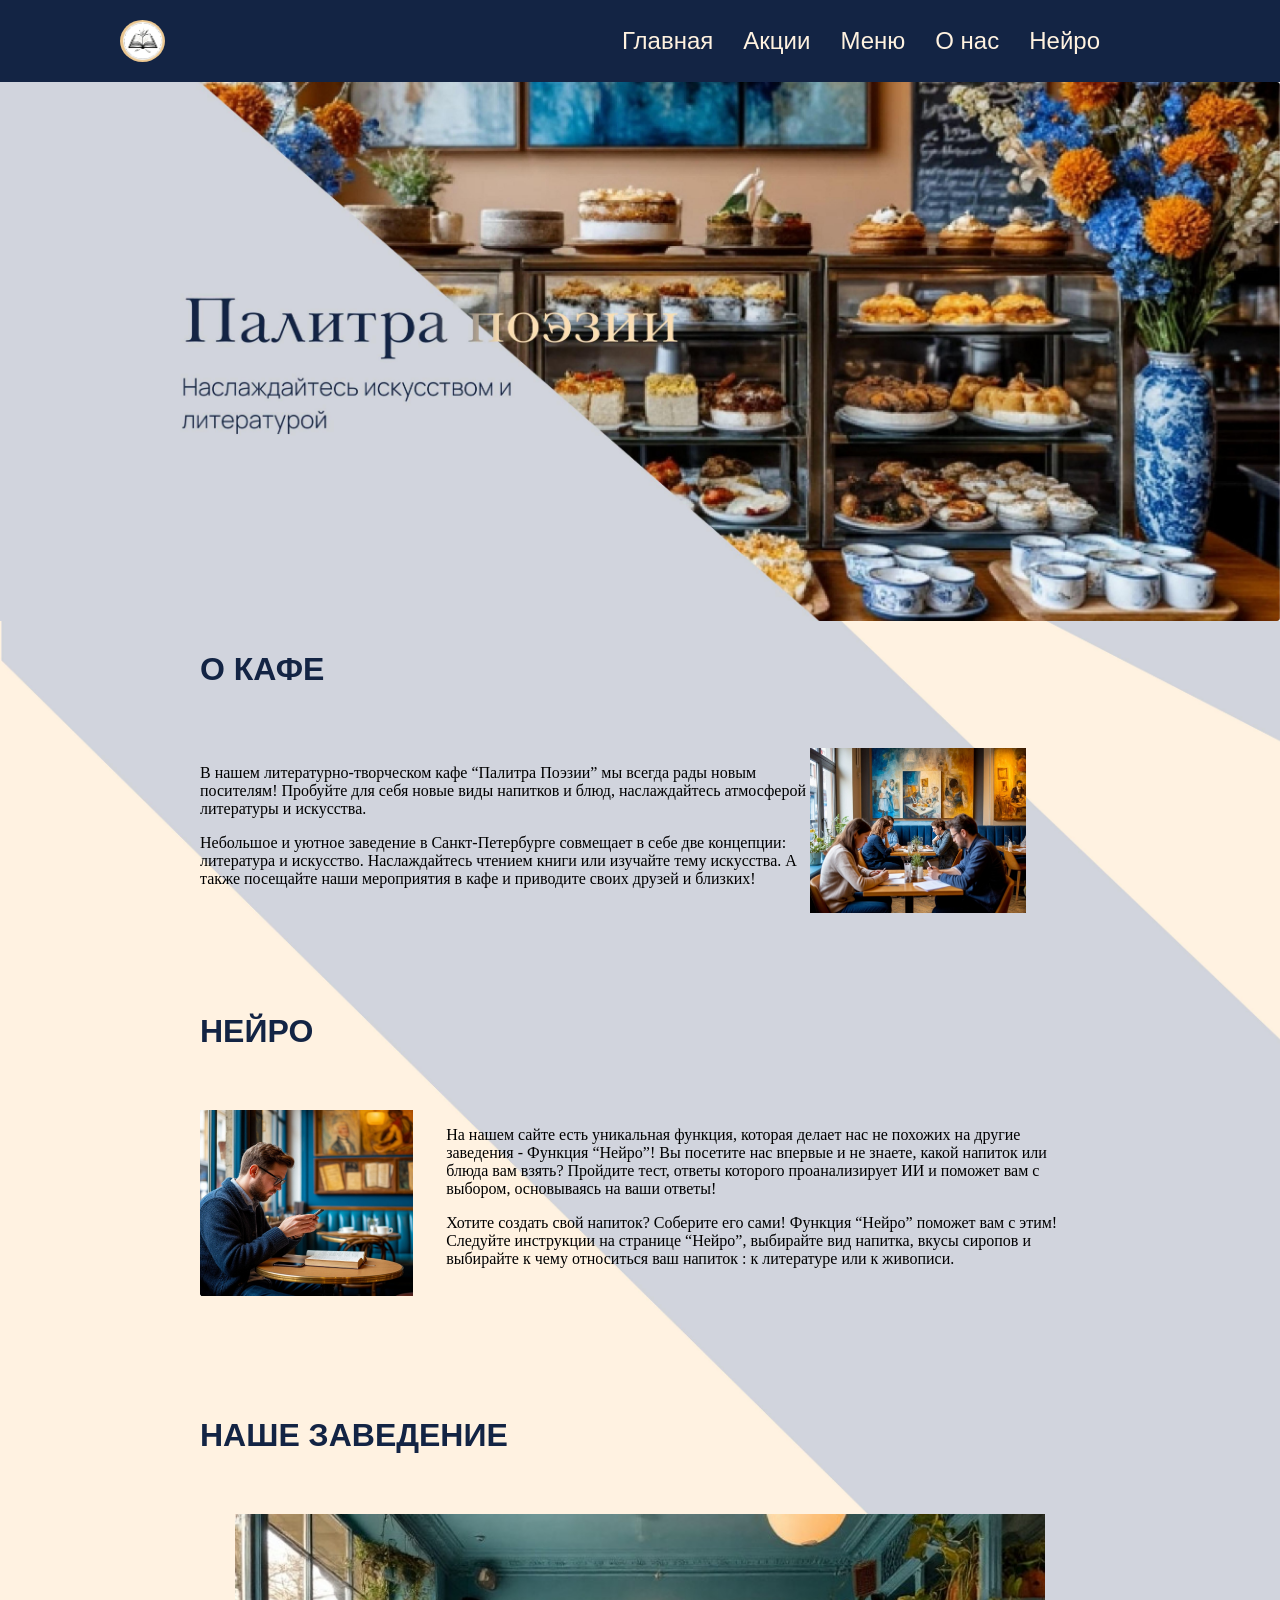
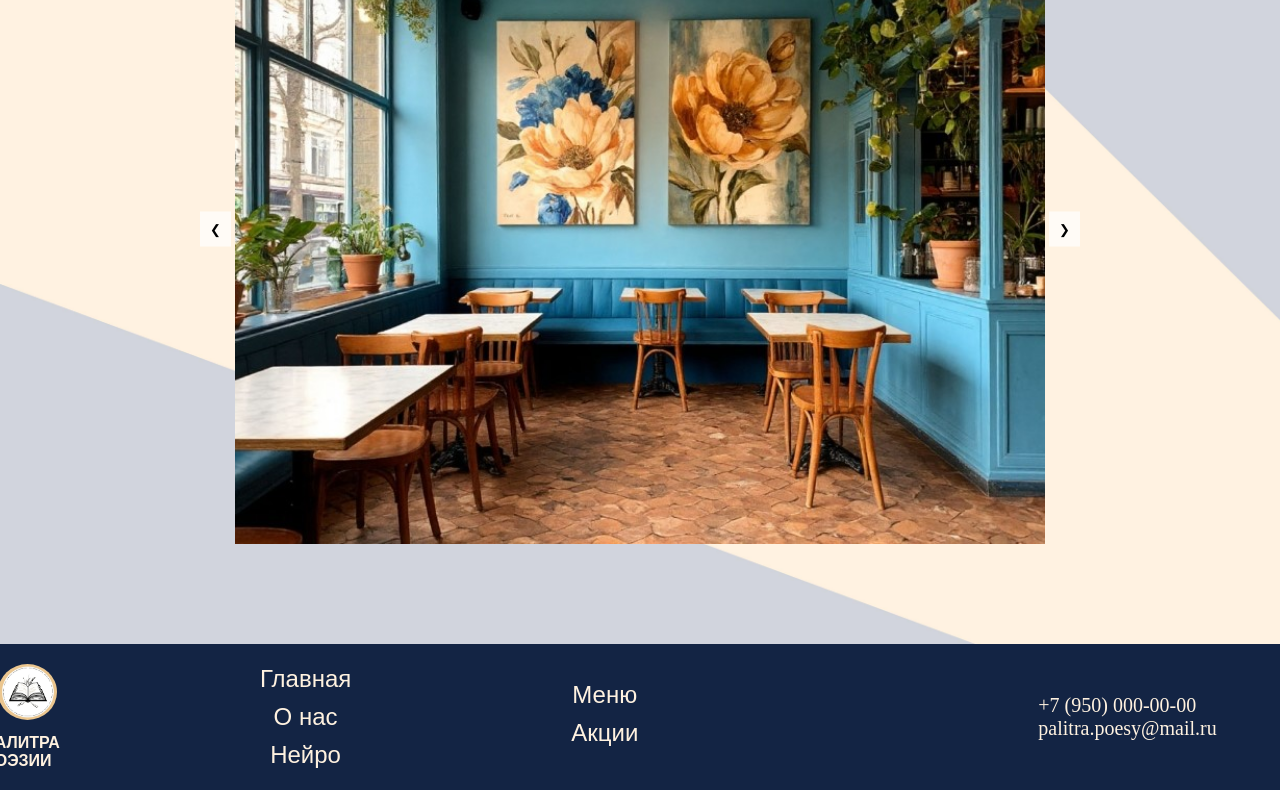
<file: index/index.html>
<!DOCTYPE html>
<html lang="ru">
<head>
    <meta charset="UTF-8" />
    <meta name="viewport" content="width=device-width, initial-scale=1.0">
    <link href="https://fonts-online.ru/fonts/baskerville-bt-rus-me" rel="stylesheet">
    <link href="https://fonts-online.ru/fonts/manrope" rel="stylesheet">
    <link rel="stylesheet" href="../style/style.css">
    <title>flex</title>
</head>
<body>
    <div class="container1">
        <header class="header">
            <nav class="navigation">
                <img class="logo" src="../foto/logo.jpeg" alt="*" width="100%">
                <ul>
                    <li><a href="index.html">Главная</a></li>
                    <li><a href="index2.html">Акции</a></li>
                    <li><a href="index3.html">Меню</a></li>
                    <li><a href="index4.html">О нас</a></li>
                    <li><a href="index5.html">Нейро</a></li>
                </ul>
            </nav>
        </header>
        <section>
            <img class="jpg" src="../foto/4.g.jpg" alt="*" width="100%">
         <section>

        
            <h2>О кафе</h2>
            <div class="article_flex1">
                <article>
                    <p>В нашем литературно-творческом кафе “Палитра Поэзии” мы всегда рады новым посителям! Пробуйте для себя новые виды напитков и блюд, наслаждайтесь атмосферой литературы и искусства.</p>
                    <p>Небольшое и уютное заведение в Санкт-Петербурге совмещает в себе две концепции: литература и искусство. Наслаждайтесь чтением книги или изучайте тему искусства. А также посещайте наши мероприятия в кафе и приводите своих друзей и близких!</p>
                </article>
                <article>
                    <img class="img1" src="../foto/24.jpeg" alt="*" height="100%" width="80%">
                </article>
            </div>
        </section>

        <section>
            <h2>Нейро</h2>
            <div class="article_flex">
                <article>
                    <img class="img1" src="../foto/26.jpeg" alt="*" height="90%" width="90%">
                </article>
                <article>
                    <p>На нашем сайте есть уникальная функция, которая делает нас не похожих на другие заведения - Функция “Нейро”! Вы посетите нас впервые и не знаете, какой напиток или блюда вам взять? Пройдите тест, ответы которого проанализирует ИИ и поможет вам с выбором, основываясь на ваши ответы!</p>
                    <p>Хотите создать свой напиток? Соберите его сами! Функция “Нейро” поможет вам с этим! Следуйте инструкции на странице “Нейро”, выбирайте вид напитка, вкусы сиропов и выбирайте к чему относиться ваш напиток : к литературе или к живописи.</p>
                </article>
            </div>
        </section>

      <section>
    <h2>Наше заведение</h2>
    <div class="slider">
        <div class="slides">
            <article class="slide active">
                <img class="img" src="../foto/2.jpeg" alt="*">
            </article>
            <article class="slide">
                <img class="img" src="../foto/20.jpeg" alt="*">
            </article>
            <article class="slide">
                <img class="img" src="../foto/5.jpeg" alt="*">
            </article>
        </div>
        <button class="prev" onclick="changeSlide(-1)">&#10094;</button>
        <button class="next" onclick="changeSlide(1)">&#10095;</button>
    </div>
</section>

    </div>
    <footer>
        <nav class="navigation1">
                <article1>
                    <img class="logo1" src="../foto/logo.jpeg" alt="*" width="100%">
                    <h4>Палитра<br> Поэзии</h4>
                </article1>
                <div class="navig">
                   <ul1>
                    <li><a href="index.html">Главная</a></li>
                    <li><a href="index4.html">О нас</a></li>
                    <li><a href="index5.html">Нейро</a></li>
                   </ul1>
                   <ul2>
                    <li><a href="index3.html">Меню</a></li>
                    <li><a href="index2.html">Акции</a></li>
                   </ul2> 
                </div>
                
                <article2>
                    <p1>+7 (950) 000-00-00 </p1>
                    <p1>palitra.poesy@mail.ru </p1>
                </article2>
            </nav>
    </footer>

<script src="../script/script.js"></script>
</body>
</html>
</file>
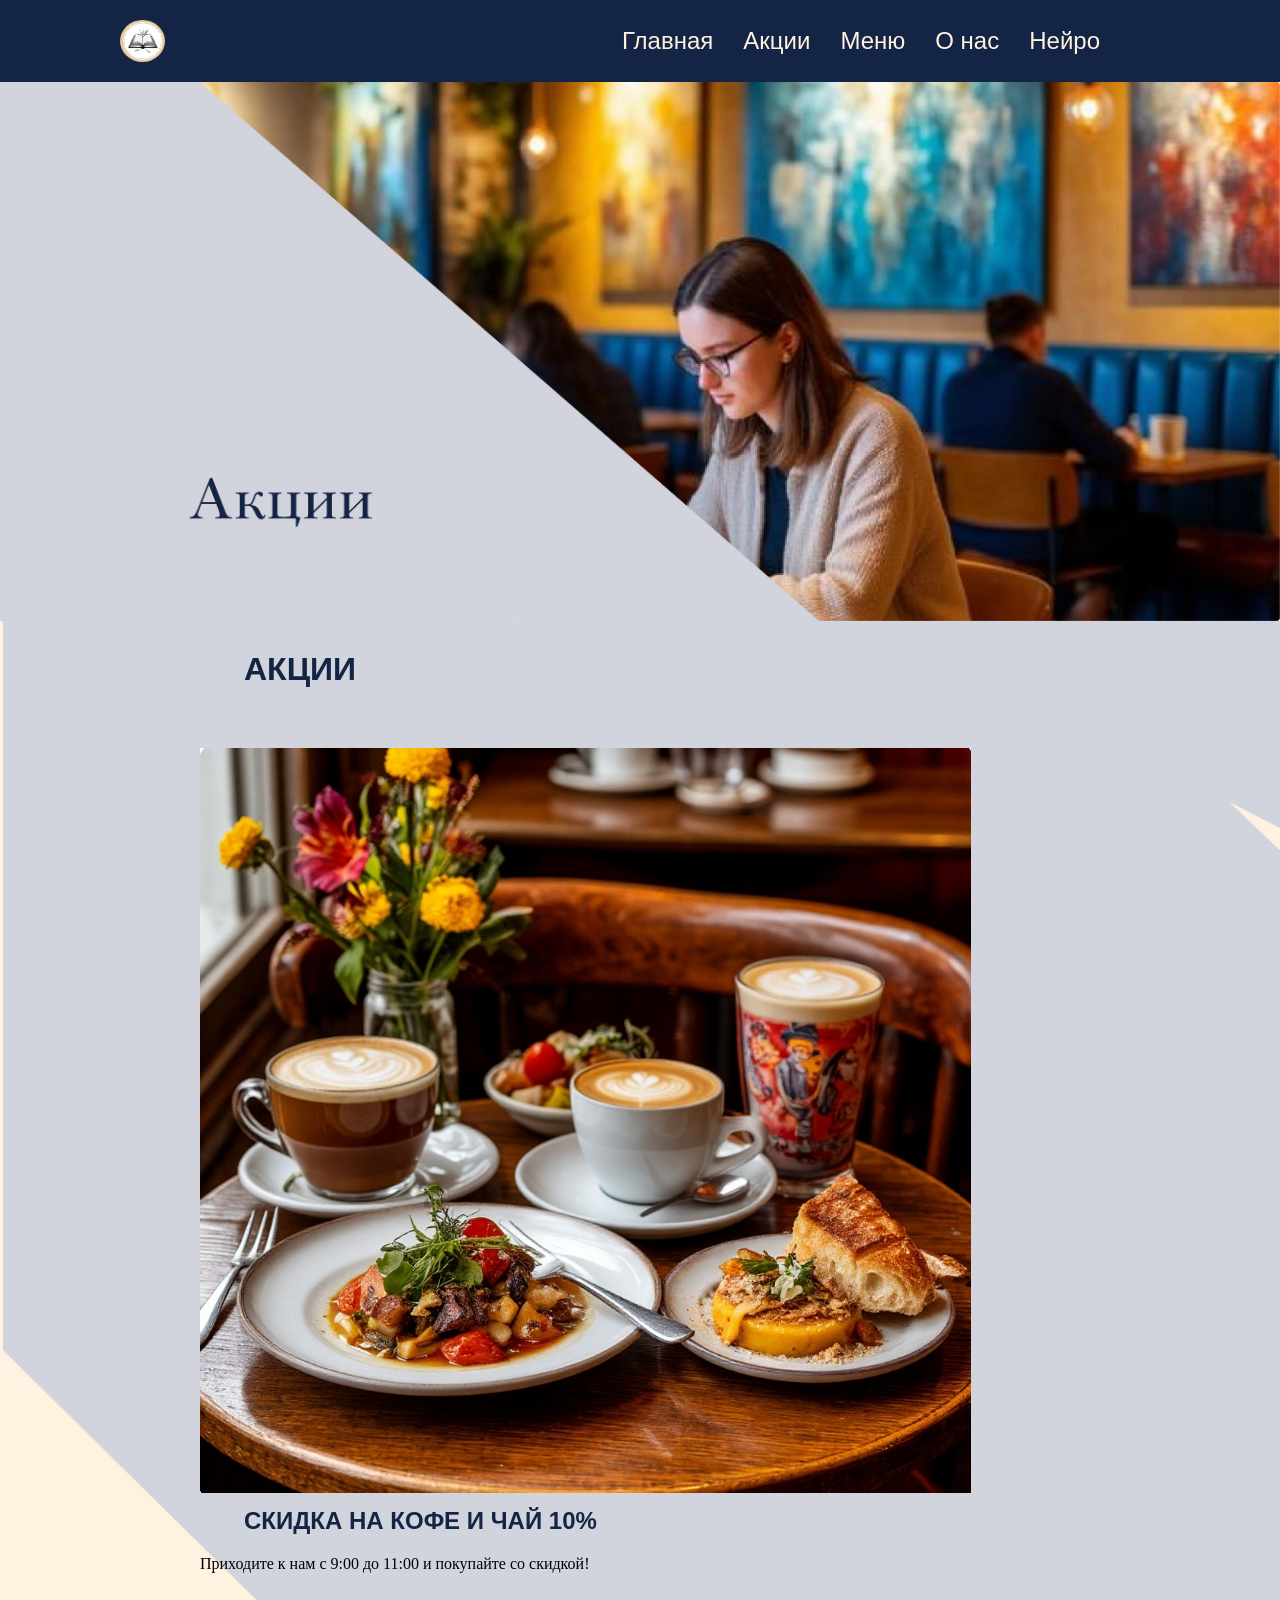
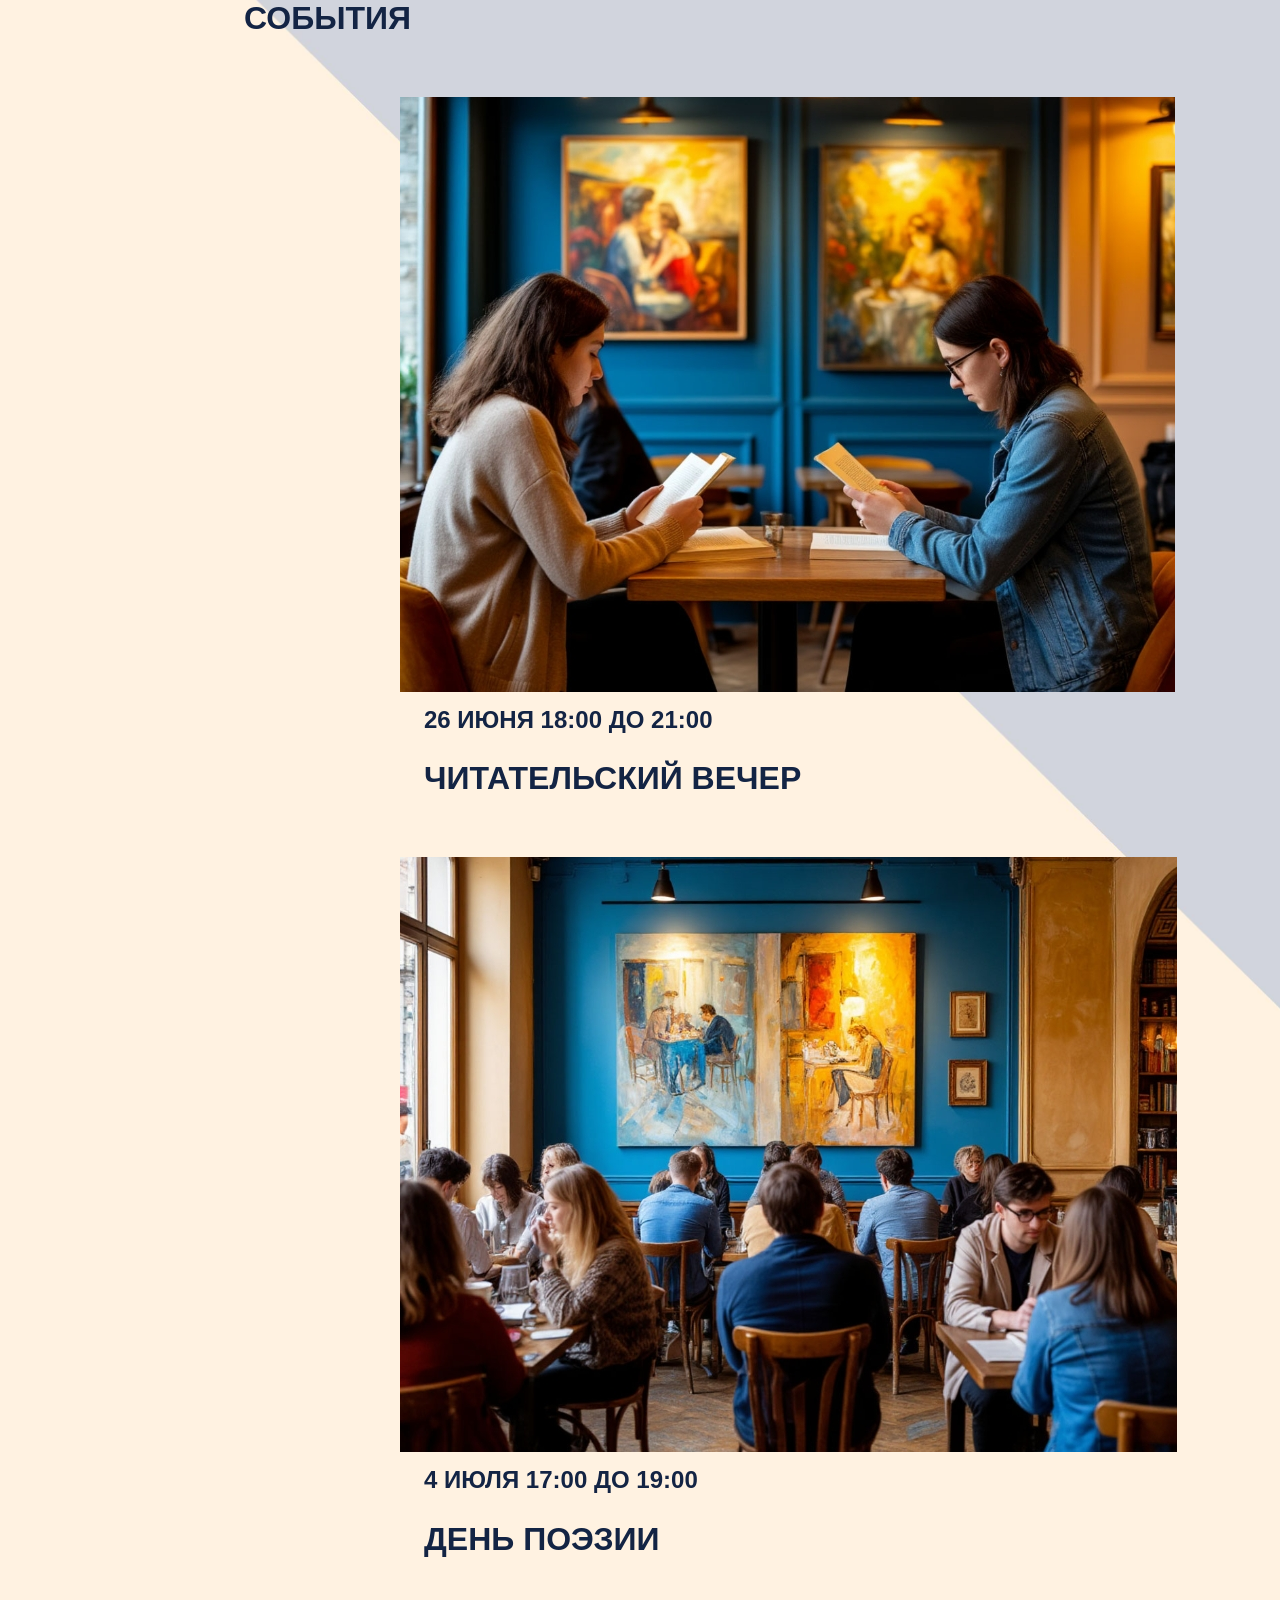
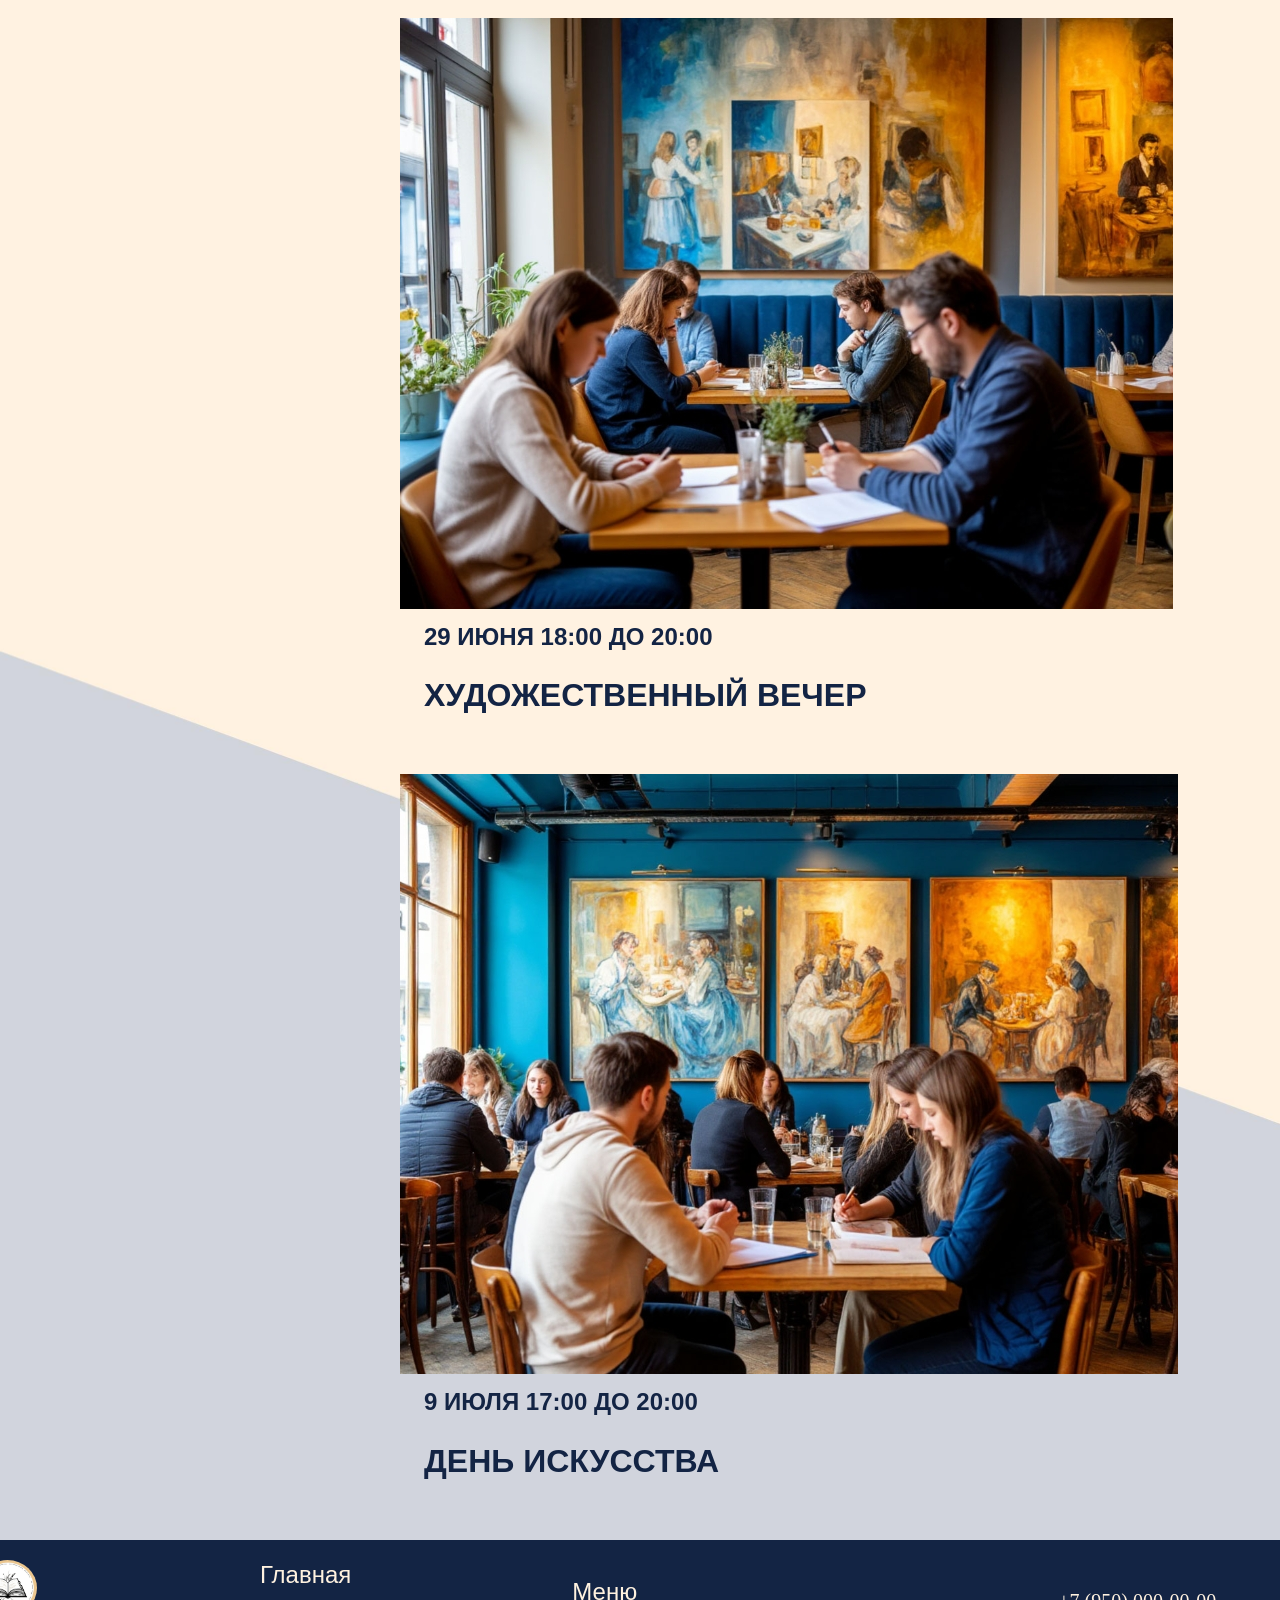
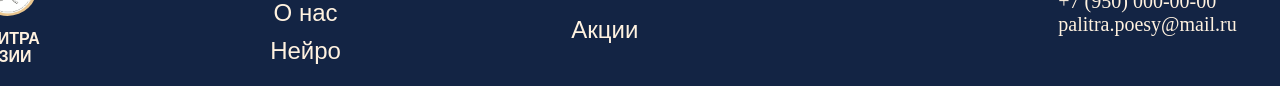
<file: index/index2.html>
<!DOCTYPE html>
<html lang="ru">
<head>
    <meta charset="UTF-8" />
    <meta name="viewport" content="width=device-width, initial-scale=1.0">
    <link href="https://fonts-online.ru/fonts/baskerville-bt-rus-me" rel="stylesheet">
    <link href="https://fonts-online.ru/fonts/manrope" rel="stylesheet">
    <link rel="stylesheet" href="../style/style2.css">
    <title>flex</title>
</head>
<body>
    <div class="container1">
        <header class="header">
            <nav class="navigation">
                <img class="logo" src="../foto/logo.jpeg" alt="*" width="100%">
                <ul>
                    <li><a href="index.html">Главная</a></li>
                    <li><a href="index2.html">Акции</a></li>
                    <li><a href="index3.html">Меню</a></li>
                    <li><a href="index4.html">О нас</a></li>
                    <li><a href="index5.html">Нейро</a></li>
                </ul>
            </nav>
        </header>
        <section>
            <img class="jpg" src="../foto/a.jpg" alt="*" width="100%">
        </section>
        <main class="promotions-section">
        <h2>Акции</h2>
        <div class="promotion-card">
            <img src="../foto/15.jpeg" alt="*" class="promotion-image">
            <div class="promotion-text">
                <h3>Скидка на кофе и чай 10%</h3>
                <p>Приходите к нам с 9:00 до 11:00 и покупайте со скидкой!</p>
            </div>
        </div>

        <h2>События</h2>
        <div class="events-container">
            <div class="event-card">
                <img src="../foto/22.jpeg" alt="*" class="event-image">
                <div class="event-info">
                    <h3>26 июня 18:00 до 21:00</h3>
                    <h2>Читательский вечер</h2>
                </div>
            </div>
            <div class="event-card">
                <img src="../foto/23.jpeg" alt="*" class="event-image">
                <div class="event-info">
                    <h3>4 июля 17:00 до 19:00</h3>
                    <h2>День поэзии</h2>
                </div>
            </div>
            <div class="event-card">
                <img src="../foto/24.jpeg" alt="*" class="event-image">
                <div class="event-info">
                    <h3>29 июня 18:00 до 20:00</h3>
                    <h2>Художественный вечер</h2>
                </div>
            </div>
            <div class="event-card">
                <img src="../foto/25.jpeg" alt="*" class="event-image">
                <div class="event-info">
                    <h3>9 июля 17:00 до 20:00</h3>
                    <h2>День искусства</h2>
                </div>
            </div>
        </div>
    </main>

    </div>
    <footer>
        <nav class="navigation1">
                <article1>
                    <img class="logo1" src="../foto/logo.jpeg" alt="*" width="100%">
                    <h4>Палитра<br> Поэзии</h4>
                </article1>
                <div class="navig">
                   <ul1>
                    <li><a href="index.html">Главная</a></li>
                    <li><a href="index4.html">О нас</a></li>
                    <li><a href="index5.html">Нейро</a></li>
                   </ul1>
                   <ul2>
                    <li><a href="index3.html">Меню</a></li>
                    <li><a href="index2.html">Акции</a></li>
                   </ul2> 
                </div>
                
                <article2>
                    <p1>+7 (950) 000-00-00 </p1>
                    <p1>palitra.poesy@mail.ru </p1>
                </article2>
            </nav>
    </footer>
</body>
</html>
</file>
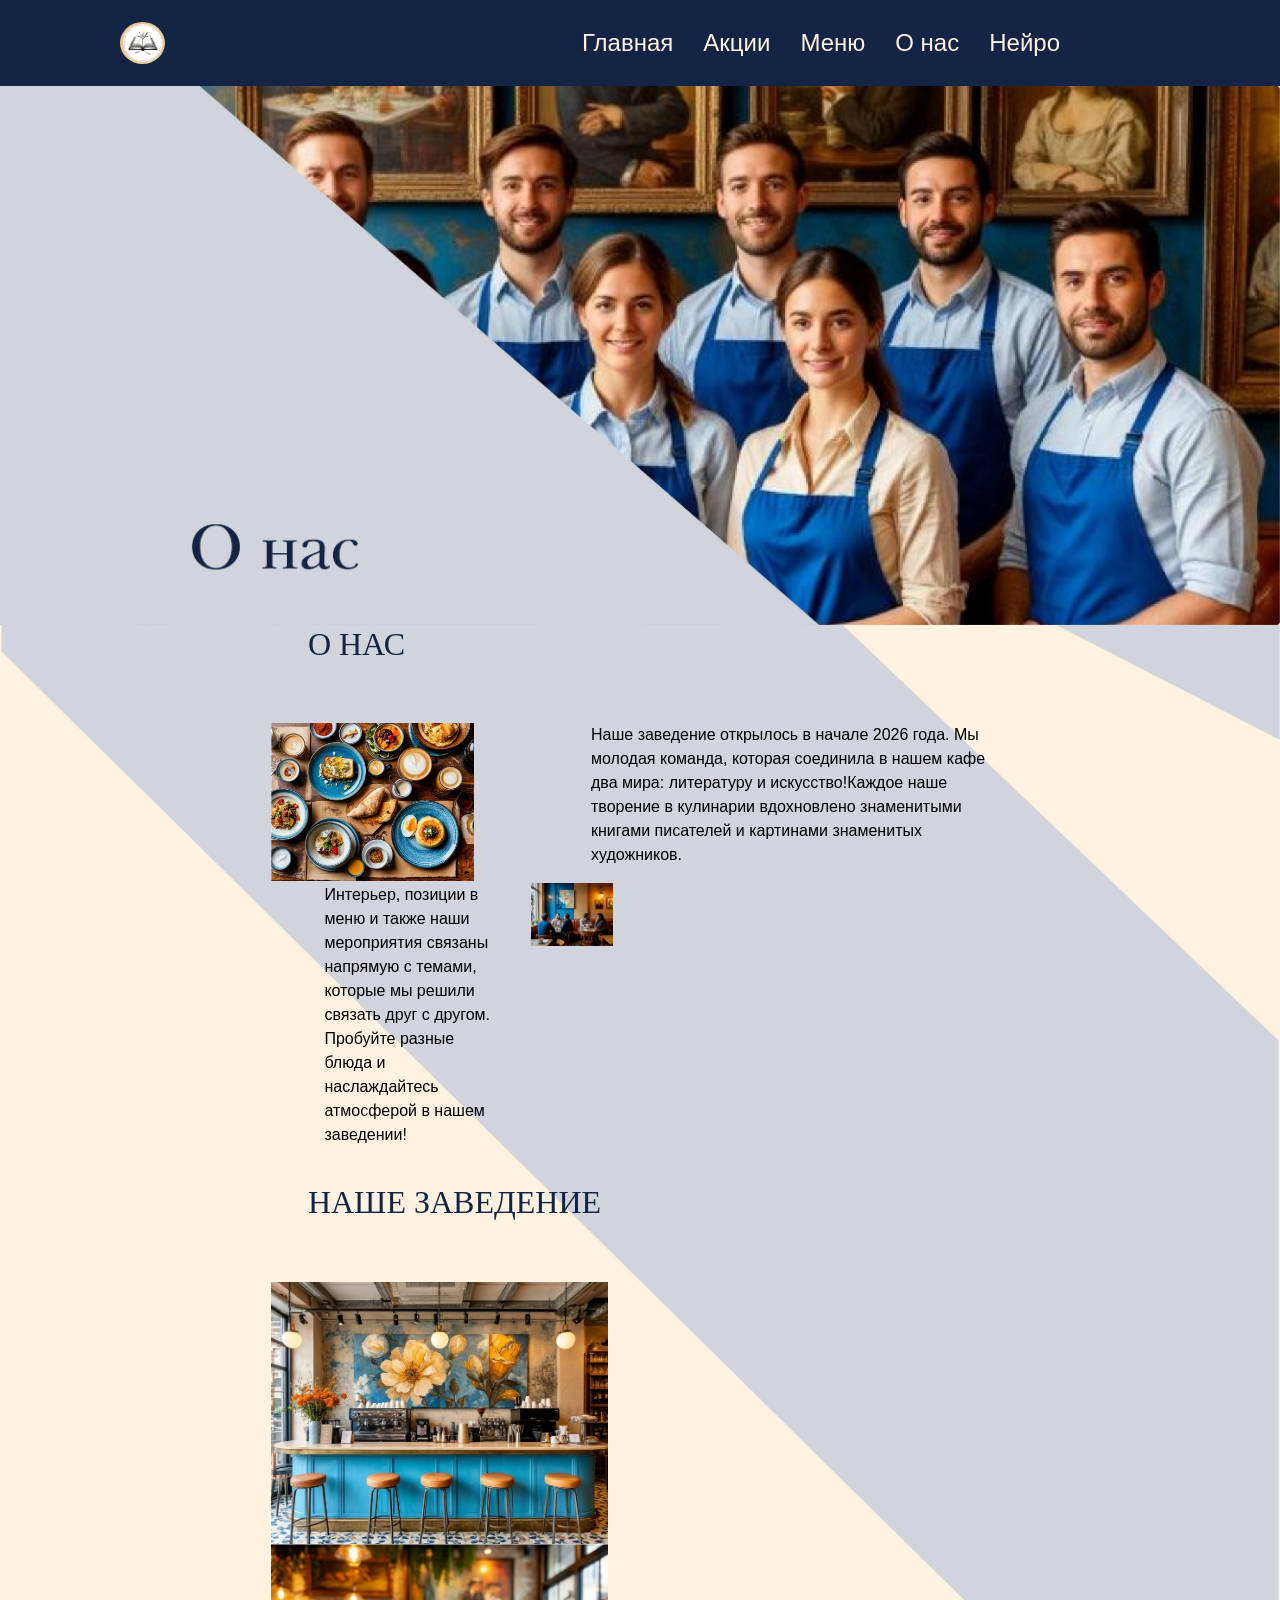
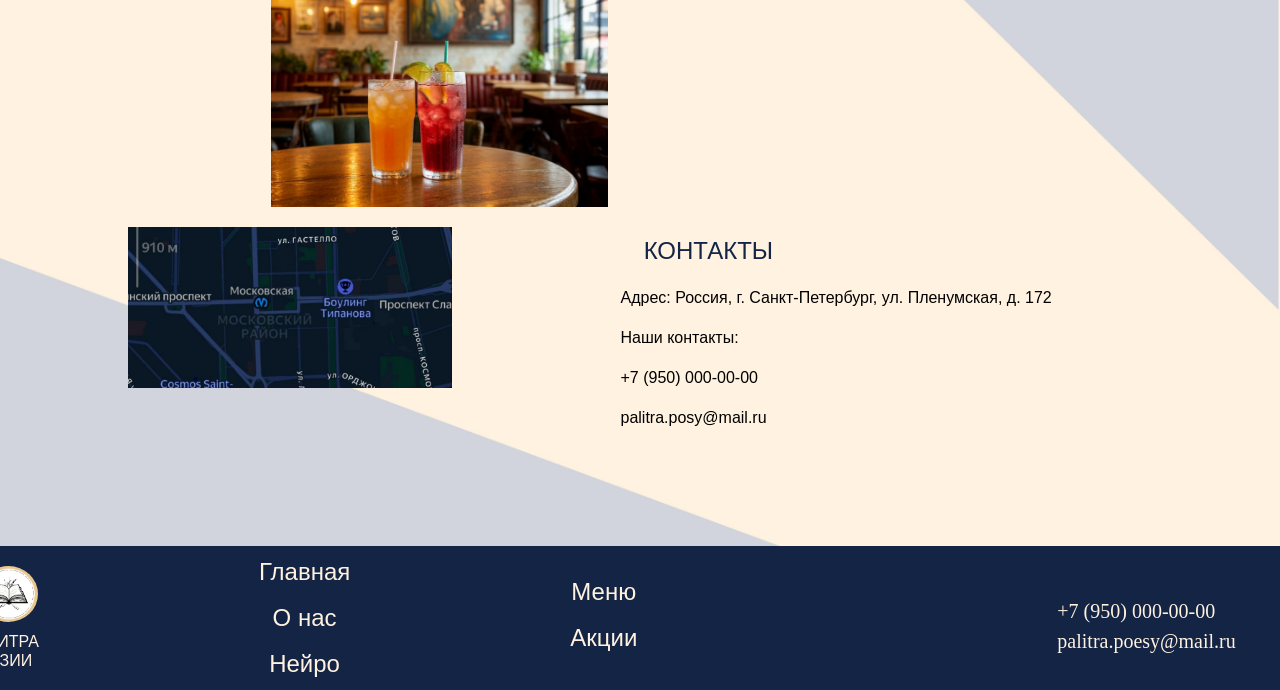
<file: index/index4.html>
<!DOCTYPE html>
<html lang="ru">
<head>
    <meta charset="UTF-8" />
    <meta name="viewport" content="width=device-width, initial-scale=1.0">
    <link href="https://fonts-online.ru/fonts/baskerville-bt-rus-me" rel="stylesheet">
    <link href="https://fonts-online.ru/fonts/manrope" rel="stylesheet">
    <link href="https://stackpath.bootstrapcdn.com/bootstrap/4.5.2/css/bootstrap.min.css" rel="stylesheet">
    <link rel="stylesheet" href="../style/style4.css">
    <title>bootstrap</title>
</head>
<body>
    <div class="container1">
        <header class="header">
            <nav class="navigation">
                <img class="logo" src="../foto/logo.jpeg" alt="*" width="100%">
                <ul>
                    <li><a href="index.html">Главная</a></li>
                    <li><a href="index2.html">Акции</a></li>
                    <li><a href="index3.html">Меню</a></li>
                    <li><a href="index4.html">О нас</a></li>
                    <li><a href="index5.html">Нейро</a></li>
                </ul>
            </nav>
        </header>
        <section>
            <img class="jpg" src="../foto/k.jpg" alt="*" width="100%">
         <section>
</head>
<body>

<div class="container section">
    <h2>О нас</h2>
    <div class="row">
                <div class="col-5">
                    <img class="img1" src="../foto/5.jpeg" alt="*"class="img-fluid mb-3">
                </div>
                <div class="col">
                    <div class="box1">
                        <p>Наше заведение открылось в начале 2026 года. Мы молодая команда, которая соединила в нашем кафе два мира: литературу и искусство!Каждое наше творение в кулинарии вдохновлено знаменитыми книгами писателей и картинами знаменитых художников.</p>
                    </div>
                </div>
                <div class="col-md-6">
                <div class="col">
                    <div class="box1">
                        <p>Интерьер, позиции в меню и также наши мероприятия связаны напрямую с темами, которые мы решили связать друг с другом. Пробуйте разные блюда и наслаждайтесь атмосферой в нашем заведении!</p>
                    </div>
                </div>
                <div class="col-md-5">
                    <img class="img1" src="../foto/20.jpeg" alt="*"class="img-fluid mb-3">
                </div>
                </div>
                
    </div>
</div>

<div class="container section bg-pattern">
    <h2>Наше заведение</h2>
    <div class="row">
        
        <div class="col-md-8">
            <img class="img1" src="../foto/3.jpeg" alt="*"class="img-fluid mb-3">
        </div>
        <div class="col-8">
            <img class="img1" src="../foto/8.jpeg" alt="*"class="img-fluid mb-6">
        </div>
    </div>
</div>
<section>
        
        <div class="container4">
            <div class="row">
                <div class="col-5">
                    <img class="img2" src="../foto/map.jpg" alt="*">
                </div>
                <div class="col-5">
                    <div class="box2">
                        <h3>Контакты</h3>
                        <p>Адрес: Россия, г. Санкт-Петербург, ул. Пленумская, д. 172</p>
                        <p>Наши контакты:</p>
                        <p>+7 (950) 000-00-00</p>
                        <p>palitra.posy@mail.ru</p>
                    </div>
                </div>
            </div>
        </div>
    </section>
        
        </section>
    </div>
    <footer>
        <nav class="navigation1">
                <article1>
                    <img class="logo1" src="../foto/logo.jpeg" alt="*" width="100%">
                    <h4>Палитра<br> Поэзии</h4>
                </article1>
                <div class="navig">
                   <ul1>
                    <li><a href="index.html">Главная</a></li>
                    <li><a href="index4.html">О нас</a></li>
                    <li><a href="index5.html">Нейро</a></li>
                   </ul1>
                   <ul2>
                    <li><a href="index3.html">Меню</a></li>
                    <li><a href="index2.html">Акции</a></li>
                   </ul2> 
                </div>
                
                <article2>
                    <p1>+7 (950) 000-00-00 </p1>
                    <p1>palitra.poesy@mail.ru </p1>
                </article2>
            </nav>
    </footer>
<script src="https://cdn.jsdelivr.net/npm/bootstrap@5.3.0/dist/js/bootstrap.bundle.min.js"></script>
</body>
</html>
</file>
<file: style/style.css>
body {
    background-image: url('../foto/fon2.jpg');
    background-size: cover;
    background-repeat: no-repeat;
    color: rgb(0,0,0);
    margin-right: 0px;
    margin-left: 0px;
    margin-top: 0px;
    margin-bottom: 0px;
    
}
.header{
    width: 100%;
    padding: 20px;
    background-color: #132444;
    margin-top: 0px;
}

  
.container{
    width: 60%;
    margin: 0 auto;
}
.logo{
    width: 45px;
    height: 42px;
    border-radius: 100%;
    margin-right:auto;
    margin-left: 100px;
}
ul{
    list-style-type: none;
    display: flex;
    justify-content: center; 
    align-items: center;
    gap: 30px;
    margin-right: 200px;
    margin-top: 5px;
    margin-bottom: 5px;
}
a{
    text-decoration: none;
    color: #FFF2E0;
     font-family: "Manrope", sans-serif;
    font-size: 24px;
}
a:hover{
    color: #006aff;
}

.navigation{
    display: flex;
    justify-content: center; 
    align-items: center;
    background-color: #132444;
}
h1{
    font-family: "Baskerville BT [Rus by me]",sans-serif;
    font-size: 50px;
    text-transform: uppercase;
    color: #132444;
    margin-left: 200px;
    margin-right: 200px;
}


.content{
    display: flex;
    justify-content: space-between;
    align-items: center;
    margin-top: 10px;
}
h2{
    font-family: "Baskerville BT [Rus by me]", sans-serif;
    font-size: 32px;
    text-transform: uppercase;
    margin-bottom: 60px;
    color: #132444;
    margin-left: 200px;
    margin-right: 200px;
}
h3{
    font-family: "Manrope", sans-serif;
    font-size: 24px;
    text-transform: uppercase;
    margin: 10px 0 20px 0;
    color: #132444;
    margin-left: 200px;
    margin-right: 200px;
}
section{
    margin-bottom: 100px;
}

.article_flex1{
    display: flex;
    justify-content: stretch;
    margin-left: 200px;
    margin-right: 200px;
}
.article_flex{
    display: flex;
    justify-content: space-between;
    gap: 10px;
    margin-left: 200px;
    margin-right: 200px;
}
.article_flex3{
    display: flex;
    justify-content: space-between;
    gap: 8px;
    margin-left: 200px;
    margin-right: 200px;
}

footer{
    width: 100%;
    padding: 315 px;
    background-color: #132444;
    display: flex;
    justify-content: center;
    
}


.img1{
    float: left;
    margin-left: 8 px;
}
.cont{
    display: flex;
    justify-content: space-between;
}
.p{
    font-family: "Manrope", regular;
    color: #132444;
    font-size: 24px;
    margin-left: 200px;
    margin-right: 380px;
}
.logo1{
    width: 59px;
    height: 56px;
    border-radius: 100%;
    margin-right:auto;
    margin-left: 115px;
    margin-top: 20px;
}

ul1{
    list-style-type: none;
    display: flex;
    flex-direction: column;
    justify-content: center; 
    align-items: center;
    gap: 10px;
    margin-right: 200px;
    margin-top: 5px;
    margin-bottom: 5px;
}
ul2{
    list-style-type: none;
    display: flex;
    flex-direction: column;
    justify-content: center; 
    align-items: center;
    gap: 10px;
    margin-right: 200px;
    margin-top: 0px;
    margin-bottom: 5px;
}
a1{
    text-decoration: none;
    color: #FFF2E0;
     font-family: "Manrope", sans-serif;
    font-size: 20px;
}
h4{
    font-family:"Baskerville BT [Rus by me]", sans-serif;
    font-size: 16px;
    text-transform: uppercase;
    margin: 10px 0 20px 0;
    color: #FFF2E0;
    margin-left: 100px;
    margin-right: 200px;
}
p1{
    font-family: "Manrope", regular;
    color: #FFF2E0;
    font-size: 20px;
    margin-left: 200px;
    margin-right: 380px;
}
br{
    text-align: center;
}
.navig{
    display: flex;
    gap: 20px;
}
.navigation1{
    display: flex;
    justify-content: center;
    background-color: #132444;
}
article1{
    margin-left: 200px;
}
article2{
    margin-top: 50px;
    gap:20px;
}
.slider {
    position: relative;
    max-width: 900px;  /* Размер подбирается под ваши изображения */
    margin: auto;
    overflow: hidden;
}

.slides {
    display: flex;
    transition: transform 0.5s ease;
}

.slide {
    min-width: 100%;
    box-sizing: border-box;
}

.img {
    width: 90%;
    display: block;
    margin: auto;
}

.prev, .next {
    position: absolute;
    top: 50%;
    transform: translateY(-50%);
    background-color: rgba(255, 255, 255, 0.7);
    border: none;
    cursor: pointer;
    padding: 10px;
    z-index: 10;
}

.prev {
    left: 10px;
}

.next {
    right: 10px;
}
@media (min-width: 768px) and (max-width: 1024px) {
   .navigation {
        display: flex;
        flex-wrap: wrap;
        gap: 1.5rem;
    }
    .navigation1 {
        display: flex;
        flex-wrap: wrap;
        gap: 1.5rem;
    }
}


@media (max-width: 767px) {
     .navigation {
        display: none;
        flex-wrap: wrap;
    }
    .navigation1 {
        display: none;
        flex-wrap: wrap;
    }
    .nav-toggle {
        display: block; 
    }
    
    .hero-content h1 {
        font-size: 2rem;
    }
}
</file>
<file: style/style2.css>
body {
    background-image: url('../foto/fon2.jpg');
    background-size: cover;
    background-repeat: no-repeat;
    color: rgb(0,0,0);
    margin-right: 0px;
    margin-left: 0px;
    margin-top: 0px;
    margin-bottom: 0px;
    
}
.header{
    width: 100%;
    padding: 20px;
    background-color: #132444;
    margin-top: 0px;
}
a{
    text-decoration: none;
    color: #FFF2E0;
     font-family: "Manrope", sans-serif;
    font-size: 24px;
}
a:hover{
    color: #006aff;
}

  
.container{
    width: 60%;
    margin: 0 auto;
}
.logo{
    width: 45px;
    height: 42px;
    border-radius: 100%;
    margin-right:auto;
    margin-left: 100px;
}
ul{
    list-style-type: none;
    display: flex;
    justify-content: center; 
    align-items: center;
    gap: 30px;
    margin-right: 200px;
    margin-top: 5px;
    margin-bottom: 5px;
}


.navigation{
    display: flex;
    justify-content: center; 
    align-items: center;
    background-color: #132444;
}
h1{
    font-family: "Baskerville BT [Rus by me]",sans-serif;
    font-size: 50px;
    text-transform: uppercase;
    color: #132444;
    margin-left: 5%;
}

h2{
    font-family: "Baskerville BT [Rus by me]", sans-serif;
    font-size: 32px;
    text-transform: uppercase;
    margin-bottom: 60px;
    color: #132444;
    margin-left: 5%;
}
h3{
    font-family: "Manrope", sans-serif;
    font-size: 24px;
    text-transform: uppercase;
    margin: 10px 0 20px 0;
    color: #132444;
    margin-left: 5%;
}

.navigation1{
    display: flex;
    gap: 20px;
}
.logo1{
    width: 59px;
    height: 56px;
    border-radius: 100%;
    margin-right:auto;
    margin-left: 115px;
    margin-top: 20px;
}

ul1{
    list-style-type: none;
    display: flex;
    flex-direction: column;
    justify-content: center; 
    align-items: center;
    gap: 10px;
    margin-right: 200px;
    margin-top: 5px;
    margin-bottom: 5px;
}
ul2{
    list-style-type: none;
    display: flex;
    flex-direction: column;
    justify-content: center; 
    align-items: center;
    gap: 10px;
    margin-right: 200px;
    margin-top: 0px;
    margin-bottom: 5px;
}
a1{
    text-decoration: none;
    color: #FFF2E0;
     font-family: "Manrope", sans-serif;
    font-size: 20px;
}
h4{
    font-family:"Baskerville BT [Rus by me]", sans-serif;
    font-size: 16px;
    text-transform: uppercase;
    margin: 10px 0 20px 0;
    color: #FFF2E0;
    margin-left: 100px;
    margin-right: 200px;
}
p1{
    font-family: "Manrope", regular;
    color: #FFF2E0;
    font-size: 20px;
    margin-left: 200px;
    margin-right: 380px;
}
br{
    text-align: center;
}
.navig{
    display: flex;
    gap: 20px;
}
.navigation1{
    display: flex;
    justify-content: center;
    background-color: #132444;
}
article1{
    margin-left: 200px;
}
article2{
    margin-top: 50px;
    gap:20px;
}

.promotions-section{
    margin-left: 200px ;
    margin-right: 200px ;
}
.events-container{
    margin-left: 200px;
    margin-right: 200px;
}

@media (min-width: 768px) and (max-width: 1024px) {
    .navigation {
        display: flex;
        flex-wrap: wrap;
        gap: 1.5rem;
    }
    .navigation1 {
        display: flex;
        flex-wrap: wrap;
        gap: 1.5rem;
    }
    
    .hero-content h1 {
        font-size: 2.5rem;
    }
    
    .promotions-section{
        flex-wrap: wrap;
        gap: 1.5rem;
    }
    
    .promotions-card {
        flex: 1 1 48%; 
        margin-bottom: 1.5rem;
    }
    
}


@media (max-width: 767px) {
   
    .navigation {
        display: none;
        flex-wrap: wrap;
    }
    .navigation1 {
        display: none;
        flex-wrap: wrap;
    }
    
    .nav-toggle {
        display: block; 
    }
    
    .hero-content h1 {
        font-size: 2rem;
    }
    
    .promotions-section {
        flex-direction: column;
    }
    

}
</file>
<file: style/style4.css>
body {
    background-image: url('../foto/fon2.jpg');
    background-size: cover;
    background-repeat: no-repeat;
    color: rgb(0,0,0);
    margin-right: 0px;
    margin-left: 0px;
    margin-top: 0px;
    margin-bottom: 0px;
    
}
.header{
    width: 100%;
    padding: 20px;
    background-color: #132444;
    margin-top: 0px;
}

  
.container{
    width: 60%;
    margin: 0 auto;
}
.logo{
    width: 45px;
    height: 42px;
    border-radius: 100%;
    margin-right:auto;
    margin-left: 100px;
}
ul{
    list-style-type: none;
    display: flex;
    justify-content: center; 
    align-items: center;
    gap: 30px;
    margin-right: 200px;
    margin-top: 5px;
    margin-bottom: 5px;
}
a{
    text-decoration: none;
    color: #FFF2E0;
     font-family: "Manrope", sans-serif;
    font-size: 24px;
}
a:hover{
    color: #006aff;
}

.navigation{
    display: flex;
    justify-content: center; 
    align-items: center;
    background-color: #132444;
}
h1{
    font-family: "Baskerville BT [Rus by me]",sans-serif;
    font-size: 50px;
    text-transform: uppercase;
    color: #132444;
    margin-left: 5%;
}

.btn{
    width: 350px;
    height: 55px;
    background-color:#5898f3 ;
    color: white;
    border: none;
    border-radius: 5px;
}
.btn:hover{
    background-color:#3300ff ;
}
.content{
    display: flex;
    justify-content: space-between;
    align-items: center;
    margin-top: 10px;
}
h2{
    font-family: "Baskerville BT [Rus by me]";
    font-size: 32px;
    text-transform: uppercase;
    margin-bottom: 60px;
    color: #132444;
    margin-left: 5%;
}
h3{
    font-family: "Manrope", sans-serif;
    font-size: 24px;
    text-transform: uppercase;
    margin: 10px 0 20px 0;
    color: #132444;
    margin-left: 5%;
}
section{
    margin-bottom: 100px;
}
.row{
    margin-top: 20px;
    margin-bottom: 20px;
}
.box1{
    display: flex;
    flex-direction: column;
    justify-content: space-between;
    height: 100%;
}
.box2{
    display: flex;
    gap: 5%;
    height: 100%;
    flex-direction: column;
    
}
.col-md-6{
    display: flex;
    justify-content: space-between;
    gap: 10px;
    margin-left: 5%;
}
.container4{
    margin-left: 10%;
}
.img2{
    width: 70%;
}
footer{
    width: 100%;
    padding: 315 px;
    background-color: #132444;
    display: flex;
    justify-content: center;
    
}


.img1{
    float: left;
    margin-left: 8 px;
    width: 70%;
}
.cont{
    display: flex;
    justify-content: space-between;
}
.p{
    font-family: "Manrope";
    color: #132444;
    font-size: 24px;
    margin-left: 5%;
}

.navigation1{
    display: flex;
    gap: 20px;
}
.logo1{
    width: 59px;
    height: 56px;
    border-radius: 100%;
    margin-right:auto;
    margin-left: 115px;
    margin-top: 20px;
}

ul1{
    list-style-type: none;
    display: flex;
    flex-direction: column;
    justify-content: center; 
    align-items: center;
    gap: 10px;
    margin-right: 200px;
    margin-top: 5px;
    margin-bottom: 5px;
}
ul2{
    list-style-type: none;
    display: flex;
    flex-direction: column;
    justify-content: center; 
    align-items: center;
    gap: 10px;
    margin-right: 200px;
    margin-top: 0px;
    margin-bottom: 5px;
}
a1{
    text-decoration: none;
    color: #FFF2E0;
     font-family: "Manrope", sans-serif;
    font-size: 20px;
}
h4{
    font-family:"Baskerville BT [Rus by me]", sans-serif;
    font-size: 16px;
    text-transform: uppercase;
    margin: 10px 0 20px 0;
    color: #FFF2E0;
    margin-left: 100px;
    margin-right: 200px;
}
p1{
    font-family: "Manrope", regular;
    color: #FFF2E0;
    font-size: 20px;
    margin-left: 200px;
    margin-right: 380px;
}
br{
    text-align: center;
}
.navig{
    display: flex;
    gap: 20px;
}
.navigation1{
    display: flex;
    justify-content: center;
    background-color: #132444;
}
article1{
    margin-left: 200px;
}
article2{
    margin-top: 50px;
    gap:20px;
}
@media (min-width: 768px) and (max-width: 1024px) {
    .nav-links {
        display: flex;
        flex-wrap: wrap;
        gap: 1.5rem;
    }
    
    .hero-content h1 {
        font-size: 2.5rem;
    }
    
    .steps-container {
        flex-wrap: wrap;
        gap: 1.5rem;
    }
    
    .step-card {
        flex: 1 1 48%; 
        margin-bottom: 1.5rem;
    }
    
    .test-section {
        flex-direction: column;
        gap: 2rem;
    }
    
    .test-image {
        width: 100%;
        margin-bottom: 2rem;
    }
}


@media (max-width: 767px) {
    .nav-links {
        display: none;
    }
    
    .nav-toggle {
        display: block; 
    }
    
    .hero-content h1 {
        font-size: 2rem;
    }
    
    .steps-container {
        flex-direction: column;
    }
    
    .step-card {
        flex: 1 1 100%; 
        margin-bottom: 1.5rem;
    }
    
    .step-arrow {
        display: none; 
    }
    
    .buttons-grid {
        display: flex;
        flex-wrap: wrap;
        justify-content: center;
    }
    
    .btn-placeholder {
        flex: 1 1 100%;
        max-width: 180px;
        margin: 0.5rem;
    }
    
    .test-section {
        padding: 1.5rem;
    }
    
    .test-content h2 {
        font-size: 1.8rem;
    }
}
</file>
